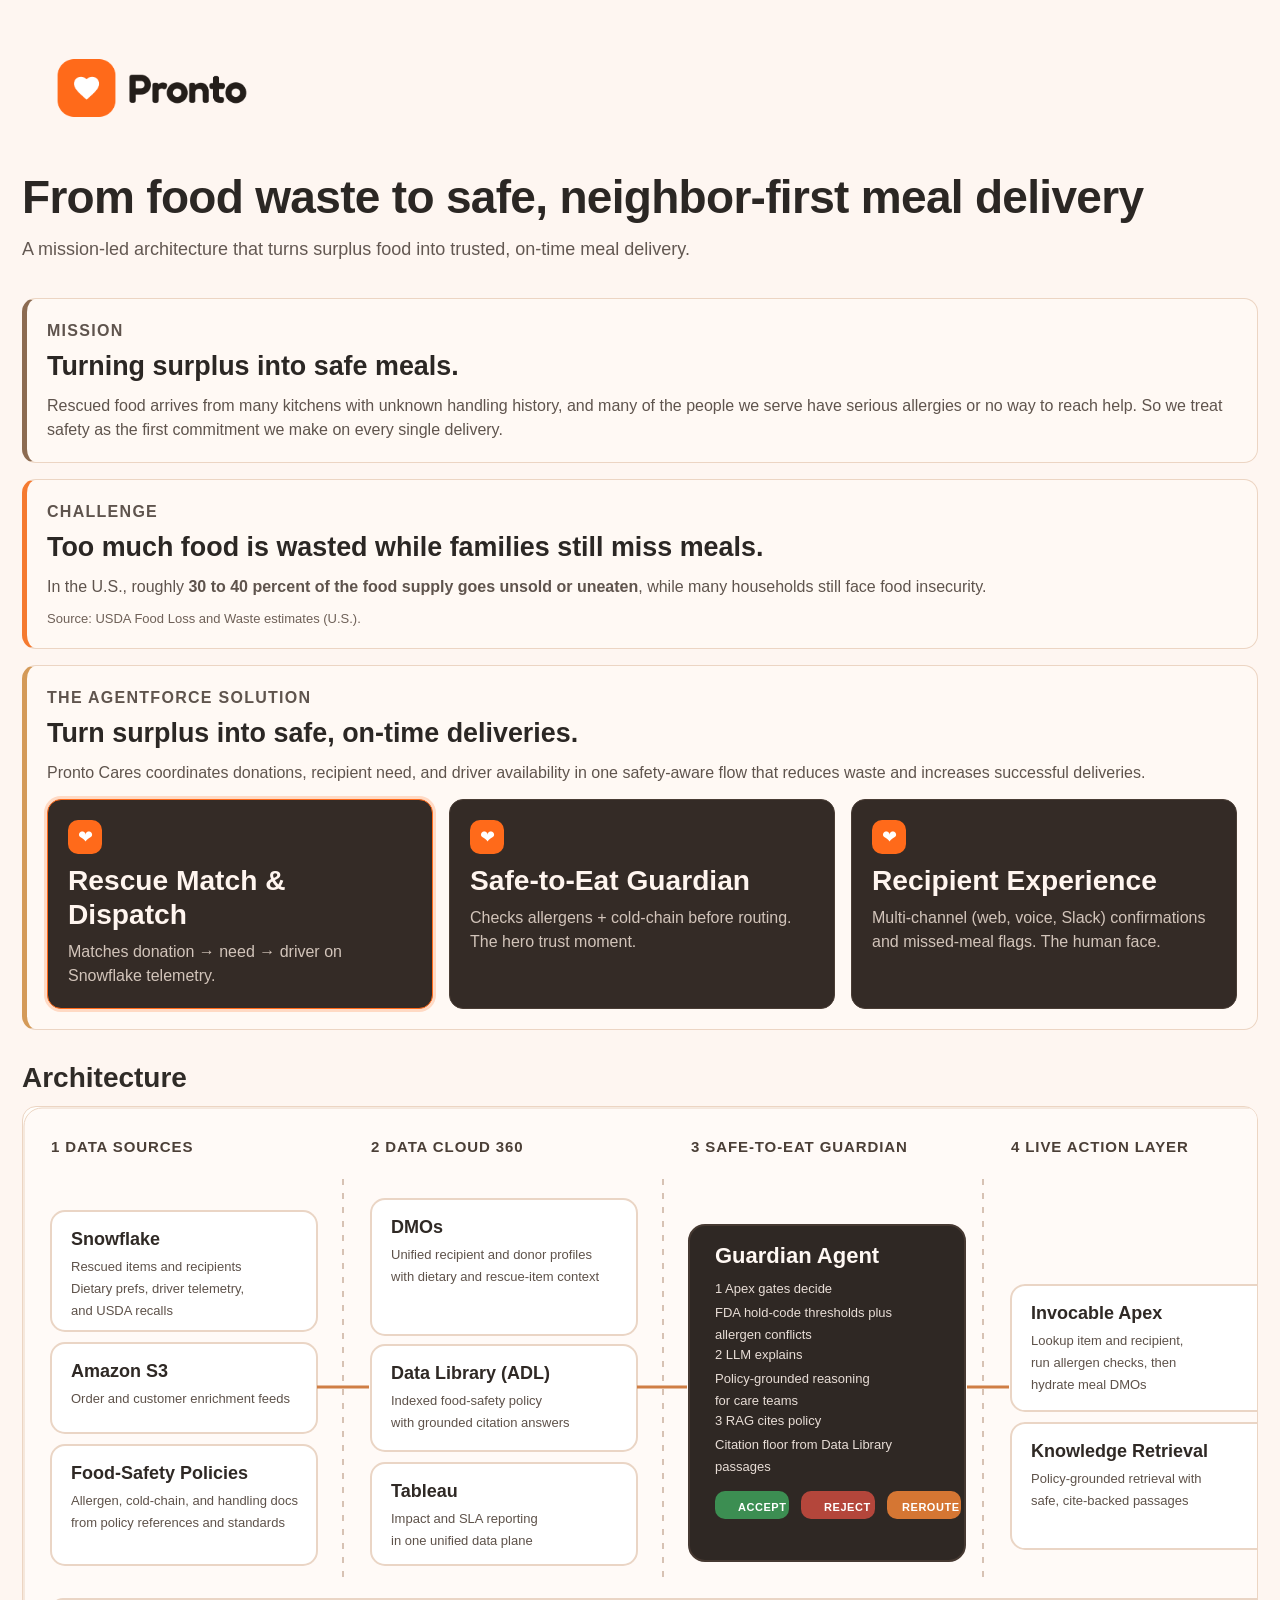
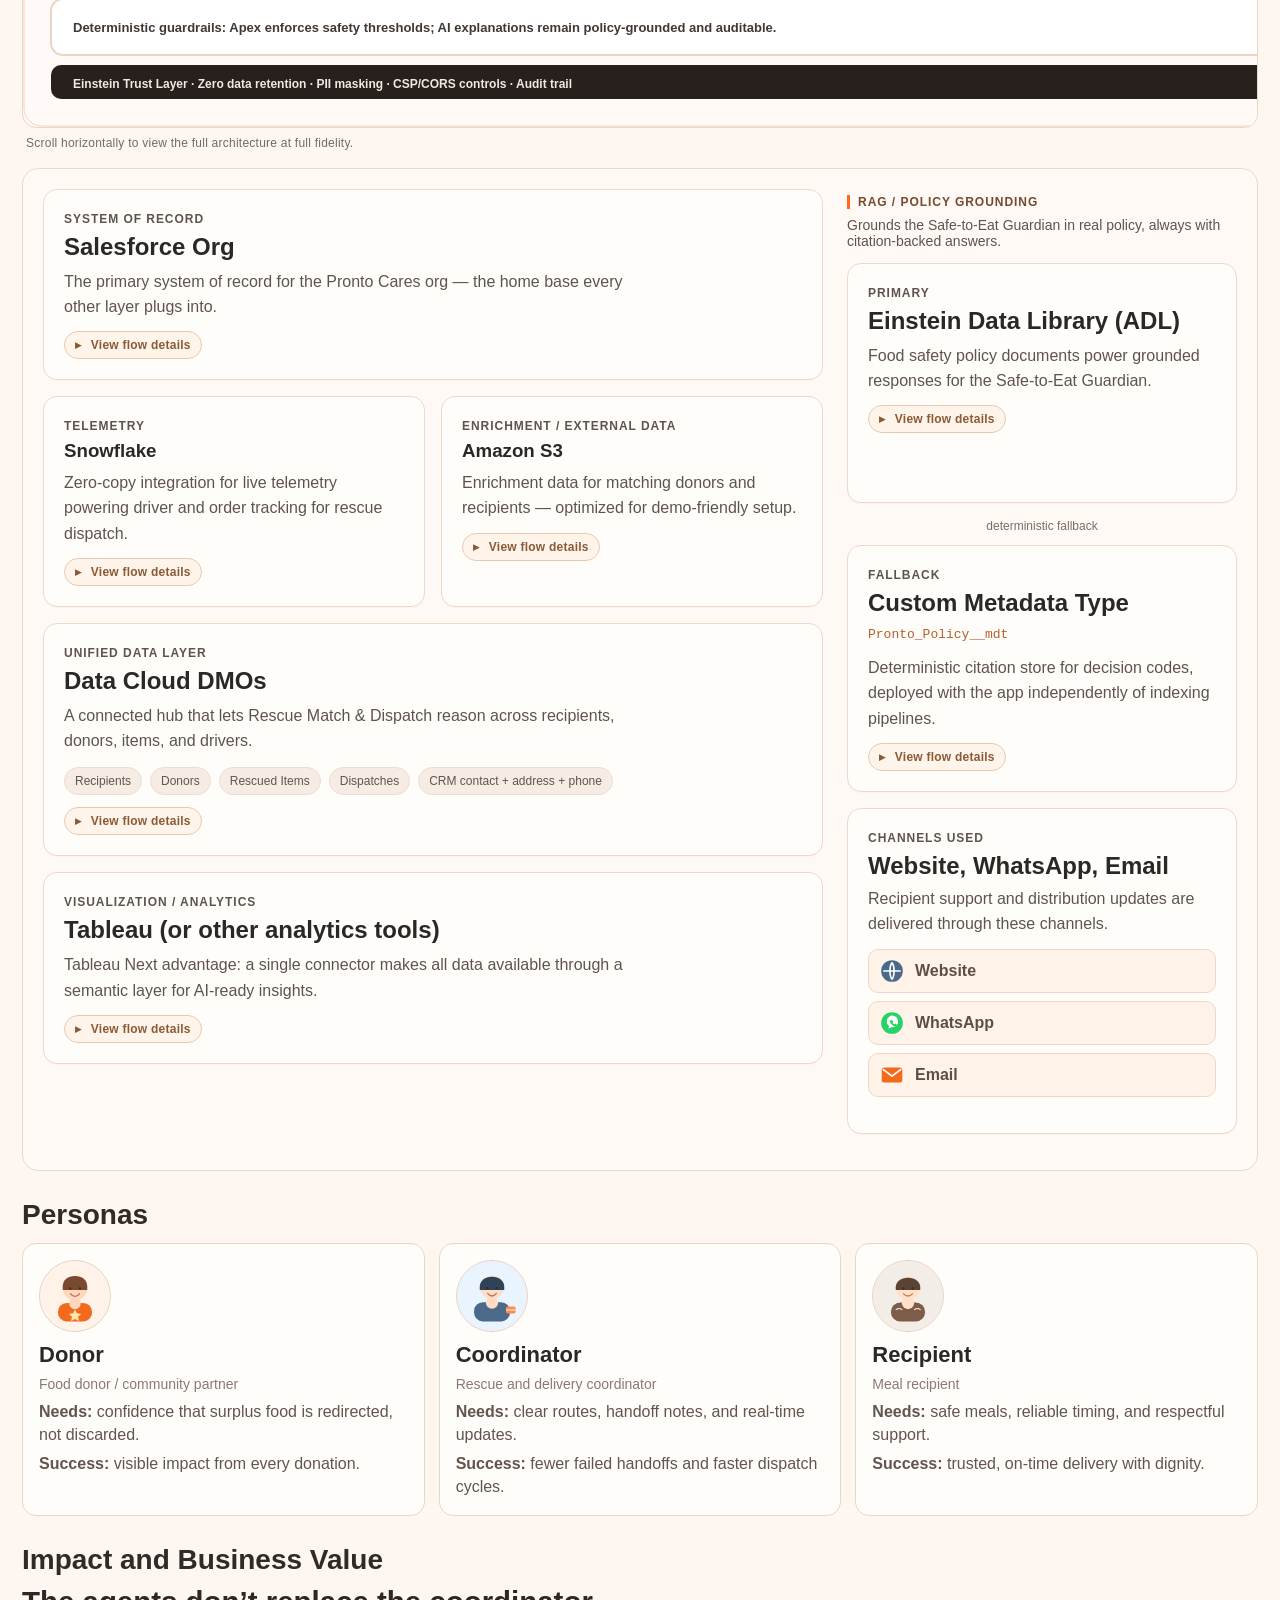
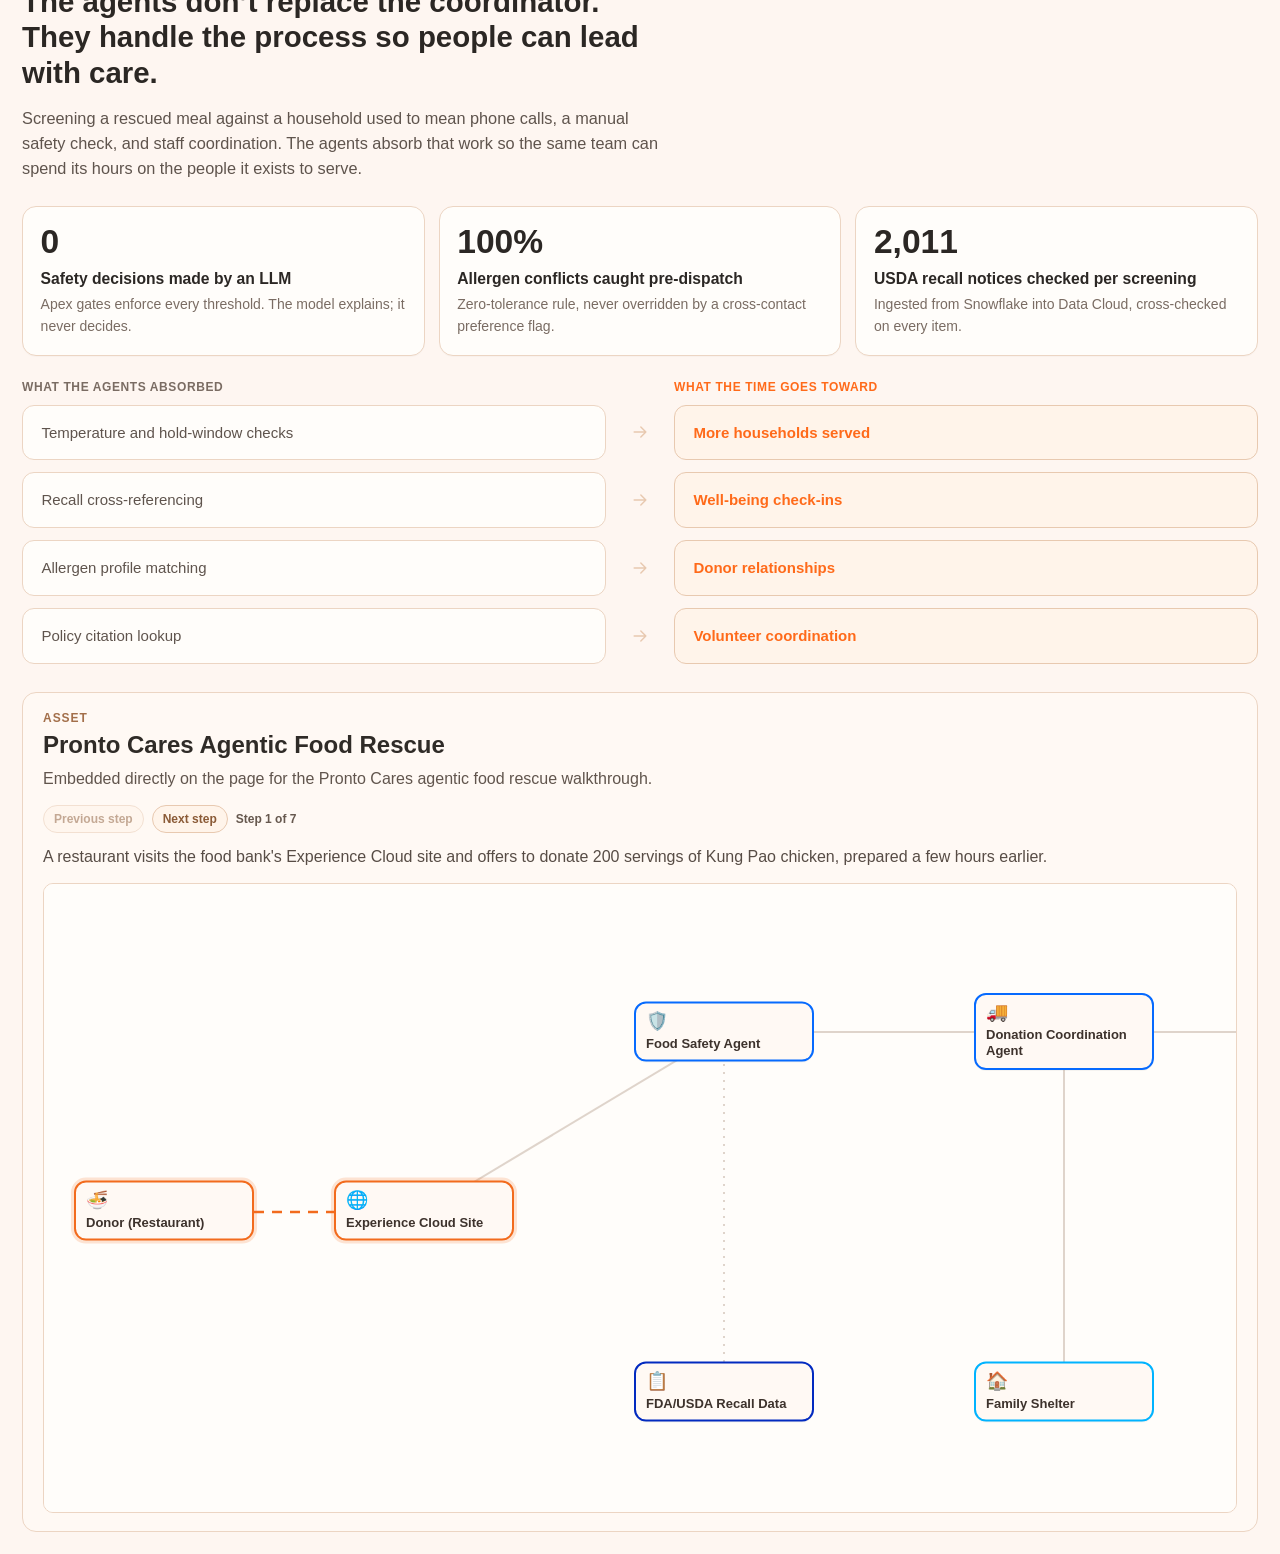
<file: index.html>
<!doctype html>
<html lang="en">
  <head>
    <meta charset="UTF-8" />
    <meta name="viewport" content="width=device-width, initial-scale=1.0" />
    <title>Pronto Cares Data Architecture</title>
    <link rel="icon" type="image/svg+xml" href="./assets/favicon-heart.svg" />
    <link rel="stylesheet" href="./styles.css" />
  </head>
  <body>
    <main class="page">
      <header class="hero">
        <img
          class="hero-logo"
          src="./extracted_images/pronto-logo-primary.png"
          alt="Pronto logo"
        />
        <div class="hero-message">
          <h1>From food waste to safe, neighbor-first meal delivery</h1>
          <p class="hero-subtitle">
            A mission-led architecture that turns surplus food into trusted, on-time meal delivery.
          </p>
        </div>
      </header>

      <section class="narrative-grid">
        <section class="narrative narrative-card mission-section">
          <p class="eyebrow">Mission</p>
          <h2>Turning surplus into safe meals.</h2>
          <p>
            Rescued food arrives from many kitchens with unknown handling history, and many of
            the people we serve have serious allergies or no way to reach help. So we treat
            safety as the first commitment we make on every single delivery.
          </p>
        </section>

        <section class="narrative narrative-card challenge-section">
          <p class="eyebrow">Challenge</p>
          <h2>Too much food is wasted while families still miss meals.</h2>
          <p>
            In the U.S., roughly <strong>30 to 40 percent of the food supply goes unsold or uneaten</strong>,
            while many households still face food insecurity.
          </p>
          <p class="source-note">Source: USDA Food Loss and Waste estimates (U.S.).</p>
        </section>

        <section class="narrative narrative-card solution-section">
          <p class="eyebrow">The Agentforce Solution</p>
          <h2>Turn surplus into safe, on-time deliveries.</h2>
          <p>
            Pronto Cares coordinates donations, recipient need, and driver availability in one
            safety-aware flow that reduces waste and increases successful deliveries.
          </p>
          <div class="agent-grid solution-agent-grid">
            <article class="agent-card clickable" data-id="rescueMatchDispatch">
              <div class="agent-chip" aria-hidden="true">❤</div>
              <h3>Rescue Match &amp; Dispatch</h3>
              <p>
                Matches donation → need → driver on Snowflake telemetry.
              </p>
            </article>

            <article class="agent-card clickable" data-id="safeToEatGuardian">
              <div class="agent-chip" aria-hidden="true">❤</div>
              <h3>Safe-to-Eat Guardian</h3>
              <p>
                Checks allergens + cold-chain before routing. The hero trust moment.
              </p>
            </article>

            <article class="agent-card clickable" data-id="wellBeingCheckIn">
              <div class="agent-chip" aria-hidden="true">❤</div>
              <h3>Recipient Experience</h3>
              <p>
                Multi-channel (web, voice, Slack) confirmations and missed-meal flags. The human face.
              </p>
            </article>
          </div>
        </section>

      </section>

      <h2 class="section-heading architecture-heading">Architecture</h2>
      <section class="architecture-diagram-shell" aria-labelledby="architecture-diagram-title">
        <h3 id="architecture-diagram-title" class="sr-only">Pronto Cares system architecture</h3>
        <div class="architecture-diagram-scroll">
          <svg
            class="architecture-diagram"
            viewBox="0 0 1600 620"
            role="img"
            aria-label="Five-stage Pronto Cares architecture: data sources, Data Cloud 360, Safe-to-Eat Guardian, live action layer, and surface plus people."
          >
            <rect x="1" y="1" width="1598" height="618" rx="18" class="arch-bg" />

            <text x="28" y="45" class="arch-stage">1 DATA SOURCES</text>
            <text x="348" y="45" class="arch-stage">2 DATA CLOUD 360</text>
            <text x="668" y="45" class="arch-stage">3 SAFE-TO-EAT GUARDIAN</text>
            <text x="988" y="45" class="arch-stage">4 LIVE ACTION LAYER</text>
            <text x="1308" y="45" class="arch-stage">5 SURFACE + PEOPLE</text>

            <line x1="320" y1="72" x2="320" y2="470" class="arch-divider" />
            <line x1="640" y1="72" x2="640" y2="470" class="arch-divider" />
            <line x1="960" y1="72" x2="960" y2="470" class="arch-divider" />
            <line x1="1280" y1="72" x2="1280" y2="470" class="arch-divider" />

            <rect x="28" y="104" width="266" height="120" rx="14" class="arch-card" />
            <text x="48" y="138" class="arch-card-title">Snowflake</text>
            <text x="48" y="164" class="arch-card-body">Rescued items and recipients</text>
            <text x="48" y="186" class="arch-card-body">Dietary prefs, driver telemetry,</text>
            <text x="48" y="208" class="arch-card-body">and USDA recalls</text>

            <rect x="28" y="236" width="266" height="90" rx="14" class="arch-card" />
            <text x="48" y="270" class="arch-card-title">Amazon S3</text>
            <text x="48" y="296" class="arch-card-body">Order and customer enrichment feeds</text>

            <rect x="28" y="338" width="266" height="120" rx="14" class="arch-card" />
            <text x="48" y="372" class="arch-card-title">Food-Safety Policies</text>
            <text x="48" y="398" class="arch-card-body">Allergen, cold-chain, and handling docs</text>
            <text x="48" y="420" class="arch-card-body">from policy references and standards</text>

            <rect x="348" y="92" width="266" height="136" rx="14" class="arch-card" />
            <text x="368" y="126" class="arch-card-title">DMOs</text>
            <text x="368" y="152" class="arch-card-body">Unified recipient and donor profiles</text>
            <text x="368" y="174" class="arch-card-body">with dietary and rescue-item context</text>

            <rect x="348" y="238" width="266" height="106" rx="14" class="arch-card" />
            <text x="368" y="272" class="arch-card-title">Data Library (ADL)</text>
            <text x="368" y="298" class="arch-card-body">Indexed food-safety policy</text>
            <text x="368" y="320" class="arch-card-body">with grounded citation answers</text>

            <rect x="348" y="356" width="266" height="102" rx="14" class="arch-card" />
            <text x="368" y="390" class="arch-card-title">Tableau</text>
            <text x="368" y="416" class="arch-card-body">Impact and SLA reporting</text>
            <text x="368" y="438" class="arch-card-body">in one unified data plane</text>

            <rect x="666" y="118" width="276" height="336" rx="16" class="arch-guardian" />
            <text x="692" y="156" class="arch-guardian-title">Guardian Agent</text>
            <text x="692" y="186" class="arch-guardian-body">1  Apex gates decide</text>
            <text x="692" y="210" class="arch-guardian-body">FDA hold-code thresholds plus</text>
            <text x="692" y="232" class="arch-guardian-body">allergen conflicts</text>
            <text x="692" y="252" class="arch-guardian-body">2  LLM explains</text>
            <text x="692" y="276" class="arch-guardian-body">Policy-grounded reasoning</text>
            <text x="692" y="298" class="arch-guardian-body">for care teams</text>
            <text x="692" y="318" class="arch-guardian-body">3  RAG cites policy</text>
            <text x="692" y="342" class="arch-guardian-body">Citation floor from Data Library</text>
            <text x="692" y="364" class="arch-guardian-body">passages</text>
            <rect x="692" y="384" width="74" height="28" rx="10" class="arch-btn-ok" />
            <text x="715" y="404" class="arch-btn-text">ACCEPT</text>
            <rect x="778" y="384" width="74" height="28" rx="10" class="arch-btn-warn" />
            <text x="801" y="404" class="arch-btn-text">REJECT</text>
            <rect x="864" y="384" width="74" height="28" rx="10" class="arch-btn-reroute" />
            <text x="879" y="404" class="arch-btn-text">REROUTE</text>

            <rect x="988" y="178" width="266" height="126" rx="14" class="arch-card" />
            <text x="1008" y="212" class="arch-card-title">Invocable Apex</text>
            <text x="1008" y="238" class="arch-card-body">Lookup item and recipient,</text>
            <text x="1008" y="260" class="arch-card-body">run allergen checks, then</text>
            <text x="1008" y="282" class="arch-card-body">hydrate meal DMOs</text>

            <rect x="988" y="316" width="266" height="126" rx="14" class="arch-card" />
            <text x="1008" y="350" class="arch-card-title">Knowledge Retrieval</text>
            <text x="1008" y="376" class="arch-card-body">Policy-grounded retrieval with</text>
            <text x="1008" y="398" class="arch-card-body">safe, cite-backed passages</text>

            <rect x="1308" y="186" width="266" height="114" rx="14" class="arch-card" />
            <text x="1328" y="220" class="arch-card-title">React Site + MIAW</text>
            <text x="1328" y="246" class="arch-card-body">Guest experience site with</text>
            <text x="1328" y="268" class="arch-card-body">embedded live chat and next actions</text>

            <rect x="1308" y="312" width="266" height="130" rx="14" class="arch-card" />
            <text x="1328" y="342" class="arch-card-title">Recipients</text>
            <text x="1328" y="364" class="arch-card-title">Donors · Volunteers</text>
            <text x="1328" y="390" class="arch-card-body">Safe, dietary-matched meals</text>
            <text x="1328" y="412" class="arch-card-body">delivered with dignity</text>

            <line x1="294" y1="280" x2="346" y2="280" class="arch-flow" />
            <line x1="614" y1="280" x2="664" y2="280" class="arch-flow" />
            <line x1="944" y1="280" x2="986" y2="280" class="arch-flow" />
            <line x1="1254" y1="280" x2="1306" y2="280" class="arch-flow" />

            <rect x="28" y="492" width="1546" height="56" rx="12" class="arch-band" />
            <text x="50" y="525" class="arch-band-text">Deterministic guardrails: Apex enforces safety thresholds; AI explanations remain policy-grounded and auditable.</text>

            <rect x="28" y="558" width="1546" height="34" rx="10" class="arch-foot" />
            <text x="50" y="581" class="arch-foot-text">Einstein Trust Layer · Zero data retention · PII masking · CSP/CORS controls · Audit trail</text>
          </svg>
        </div>
        <p class="architecture-diagram-note">Scroll horizontally to view the full architecture at full fidelity.</p>
      </section>
      <section class="architecture-canvas">
      <section class="layout">
        <section class="left-rail">
          <article class="card card-wide clickable architecture-card" data-id="salesforceOrg">
            <p class="label">System of Record</p>
            <h2>Salesforce Org</h2>
            <p>
              The primary system of record for the Pronto Cares org — the home
              base every other layer plugs into.
            </p>
            <button class="architecture-toggle" type="button" aria-expanded="false" aria-controls="flow-salesforceOrg">
              View flow details
            </button>
            <div class="flow-details" id="flow-salesforceOrg">
              <p><strong>Inputs:</strong> Agent interactions, service workflows, and CRM entities.</p>
              <p><strong>Transform:</strong> Operational context, routing rules, and case state are normalized.</p>
              <p><strong>Output:</strong> Structured records consumed by Data Cloud and downstream telemetry joins.</p>
            </div>
          </article>

          <div class="row">
            <article class="card clickable architecture-card" data-id="snowflake">
              <p class="label">Telemetry</p>
              <h3>Snowflake</h3>
              <p>
                Zero-copy integration for live telemetry powering driver and
                order tracking for rescue dispatch.
              </p>
              <button class="architecture-toggle" type="button" aria-expanded="false" aria-controls="flow-snowflake">
                View flow details
              </button>
              <div class="flow-details" id="flow-snowflake">
                <p><strong>Inputs:</strong> Driver pings, order lifecycle events, and dispatch timestamps.</p>
                <p><strong>Transform:</strong> Near real-time telemetry joins identify delay and exception patterns.</p>
                <p><strong>Output:</strong> Dispatch confidence signals used by Rescue Match &amp; Dispatch.</p>
              </div>
            </article>
            <article class="card clickable architecture-card" data-id="amazonS3">
              <p class="label">Enrichment / External Data</p>
              <h3>Amazon S3</h3>
              <p>
                Enrichment data for matching donors and recipients — optimized
                for demo-friendly setup.
              </p>
              <button class="architecture-toggle" type="button" aria-expanded="false" aria-controls="flow-amazonS3">
                View flow details
              </button>
              <div class="flow-details" id="flow-amazonS3">
                <p><strong>Inputs:</strong> Partner files, preferences, and recipient profile enrichments.</p>
                <p><strong>Transform:</strong> Batch validation and shape alignment for harmonization.</p>
                <p><strong>Output:</strong> Enriched records merged into Data Cloud DMOs for matching quality.</p>
              </div>
            </article>
          </div>

          <article class="card card-wide clickable architecture-card" data-id="dataCloudDmos">
            <p class="label">Unified Data Layer</p>
            <h2>Data Cloud DMOs</h2>
            <p>
              A connected hub that lets Rescue Match &amp; Dispatch reason across
              recipients, donors, items, and drivers.
            </p>
            <ul class="pill-row">
              <li>Recipients</li>
              <li>Donors</li>
              <li>Rescued Items</li>
              <li>Dispatches</li>
              <li>CRM contact + address + phone</li>
            </ul>
            <button class="architecture-toggle" type="button" aria-expanded="false" aria-controls="flow-dataCloudDmos">
              View flow details
            </button>
            <div class="flow-details" id="flow-dataCloudDmos">
              <p><strong>Inputs:</strong> CRM records, Snowflake telemetry, and S3 enrichment feeds.</p>
              <p><strong>Transform:</strong> Identity resolution and canonical DMO mapping across domains.</p>
              <p><strong>Output:</strong> A single reasoning graph consumed by agents and analytics.</p>
            </div>
          </article>

          <article class="card card-wide clickable architecture-card" data-id="tableau">
            <p class="label">Visualization / Analytics</p>
            <h2>Tableau (or other analytics tools)</h2>
            <p>
              Tableau Next advantage: a single connector makes all data
              available through a semantic layer for AI-ready insights.
            </p>
            <button class="architecture-toggle" type="button" aria-expanded="false" aria-controls="flow-tableau">
              View flow details
            </button>
            <div class="flow-details" id="flow-tableau">
              <p><strong>Inputs:</strong> Unified DMO tables and operational outcome metrics.</p>
              <p><strong>Transform:</strong> Semantic-layer modeling for role-specific dashboards.</p>
              <p><strong>Output:</strong> Explainable performance views for mission, safety, and delivery SLAs.</p>
            </div>
          </article>
        </section>

        <section class="right-rail">
          <div class="rail-title">RAG / Policy Grounding</div>
          <p class="rail-subtitle">
            Grounds the Safe-to-Eat Guardian in real policy, always with
            citation-backed answers.
          </p>

          <article class="card card-tall clickable architecture-card" data-id="adlPrimary">
            <p class="label">Primary</p>
            <h2>Einstein Data Library (ADL)</h2>
            <p>
              Food safety policy documents power grounded responses for the
              Safe-to-Eat Guardian.
            </p>
            <button class="architecture-toggle" type="button" aria-expanded="false" aria-controls="flow-adlPrimary">
              View flow details
            </button>
            <div class="flow-details" id="flow-adlPrimary">
              <p><strong>Inputs:</strong> Food-safety policies and grounded governance documents.</p>
              <p><strong>Transform:</strong> Retrieval + citation selection for policy-safe generation.</p>
              <p><strong>Output:</strong> Traceable answers for Safe-to-Eat Guardian decisions.</p>
            </div>
          </article>

          <div class="fallback-tag">deterministic fallback</div>

          <article class="card card-tall clickable architecture-card" data-id="customMetadata">
            <p class="label">Fallback</p>
            <h2>Custom Metadata Type</h2>
            <p class="mono">Pronto_Policy__mdt</p>
            <p>
              Deterministic citation store for decision codes, deployed with
              the app independently of indexing pipelines.
            </p>
            <button class="architecture-toggle" type="button" aria-expanded="false" aria-controls="flow-customMetadata">
              View flow details
            </button>
            <div class="flow-details" id="flow-customMetadata">
              <p><strong>Inputs:</strong> Curated policy snippets keyed by decision reason code.</p>
              <p><strong>Transform:</strong> Deterministic lookup when ADL retrieval is unavailable.</p>
              <p><strong>Output:</strong> Guaranteed citation fallback for resilient trust behavior.</p>
            </div>
          </article>

          <article class="card channels-card">
            <p class="label">Channels Used</p>
            <h2>Website, WhatsApp, Email</h2>
            <p>Recipient support and distribution updates are delivered through these channels.</p>
            <ul class="channel-list">
              <li class="channel-item">
                <span class="channel-logo" aria-hidden="true">
                  <svg viewBox="0 0 24 24" role="img">
                    <circle cx="12" cy="12" r="10" fill="#4b6a89"></circle>
                    <path d="M4.5 12h15M12 4.5c2.5 2.5 2.5 12.5 0 15M12 4.5c-2.5 2.5-2.5 12.5 0 15" stroke="#fff" stroke-width="1.5" fill="none" stroke-linecap="round"></path>
                  </svg>
                </span>
                <span>Website</span>
              </li>
              <li class="channel-item">
                <span class="channel-logo" aria-hidden="true">
                  <svg viewBox="0 0 24 24" role="img">
                    <circle cx="12" cy="12" r="10" fill="#25D366"></circle>
                    <path d="M8.6 17.4l.7-2.6a5.3 5.3 0 1 1 2.7 1l-3.4 1.6z" fill="#fff"></path>
                    <path d="M10.8 9.6c.2-.4.4-.4.6-.4h.4c.1 0 .3 0 .4.2l.8 1.3c.1.2.1.3 0 .5l-.3.4c-.1.1-.2.3-.1.4.2.4.6.8 1.1 1.1.2.1.3.1.4-.1l.4-.4c.1-.1.3-.2.5-.1l1.2.6c.2.1.3.3.2.5l-.5 1c-.1.2-.3.3-.5.3h-.5c-1.1 0-2.3-.8-3.2-1.6-.8-.8-1.6-1.9-1.6-3 0-.4 0-.6.1-.9z" fill="#25D366"></path>
                  </svg>
                </span>
                <span>WhatsApp</span>
              </li>
              <li class="channel-item">
                <span class="channel-logo" aria-hidden="true">
                  <svg viewBox="0 0 24 24" role="img">
                    <rect x="2.5" y="5" width="19" height="14" rx="2.5" fill="#f26b1d"></rect>
                    <path d="M4 7l8 6 8-6" stroke="#fff" stroke-width="1.6" fill="none" stroke-linecap="round" stroke-linejoin="round"></path>
                  </svg>
                </span>
                <span>Email</span>
              </li>
            </ul>
          </article>
        </section>
      </section>
      </section>

      <h2 class="section-heading">Personas</h2>
      <section class="personas">
        <article class="persona-card clickable" data-id="personaDonor">
          <img class="persona-avatar-image" src="./assets/avatar-donor.svg" alt="Donor persona avatar" />
          <h3>Donor</h3>
          <p class="persona-role">Food donor / community partner</p>
          <p>
            <strong>Needs:</strong> confidence that surplus food is redirected, not discarded.
          </p>
          <p>
            <strong>Success:</strong> visible impact from every donation.
          </p>
        </article>
        <article class="persona-card clickable" data-id="personaDriver">
          <img class="persona-avatar-image" src="./assets/avatar-driver.svg" alt="Coordinator persona avatar" />
          <h3>Coordinator</h3>
          <p class="persona-role">Rescue and delivery coordinator</p>
          <p>
            <strong>Needs:</strong> clear routes, handoff notes, and real-time updates.
          </p>
          <p>
            <strong>Success:</strong> fewer failed handoffs and faster dispatch cycles.
          </p>
        </article>
        <article class="persona-card clickable" data-id="personaRecipient">
          <img class="persona-avatar-image" src="./assets/avatar-recipient.svg" alt="Recipient persona avatar" />
          <h3>Recipient</h3>
          <p class="persona-role">Meal recipient</p>
          <p>
            <strong>Needs:</strong> safe meals, reliable timing, and respectful support.
          </p>
          <p>
            <strong>Success:</strong> trusted, on-time delivery with dignity.
          </p>
        </article>
      </section>

      <!-- ==========================================================================
           Pronto Cares — Impact & Business Value section
           Insert directly after the Personas section, before the closing/footer.
           Self-contained: styles are scoped under .pc-impact, no JS required.
           ========================================================================== -->

      <section class="pc-impact" id="impact" aria-labelledby="pc-impact-heading">
        <div class="pc-impact__inner">
          <h2 class="section-heading pc-impact-section-heading" id="pc-impact-heading">Impact and Business Value</h2>
          <h3 class="pc-impact__heading">
            The agents don&rsquo;t replace the coordinator. They handle the process so people can lead with care.
          </h3>
          <p class="pc-impact__lede">
            Screening a rescued meal against a household used to mean phone calls, a manual
            safety check, and staff coordination. The agents absorb that work so the same
            team can spend its hours on the people it exists to serve.
          </p>

          <!-- Verified claims — categorical, no baseline required -->
          <ul class="pc-impact__metrics" aria-label="Verified system behavior">
            <li class="pc-metric">
              <span class="pc-metric__value">0</span>
              <span class="pc-metric__label">Safety decisions made by an LLM</span>
              <span class="pc-metric__detail">
                Apex gates enforce every threshold. The model explains; it never decides.
              </span>
            </li>
            <li class="pc-metric">
              <span class="pc-metric__value">100%</span>
              <span class="pc-metric__label">Allergen conflicts caught pre-dispatch</span>
              <span class="pc-metric__detail">
                Zero-tolerance rule, never overridden by a cross-contact preference flag.
              </span>
            </li>
            <li class="pc-metric">
              <span class="pc-metric__value">2,011</span>
              <span class="pc-metric__label">USDA recall notices checked per screening</span>
              <span class="pc-metric__detail">
                Ingested from Snowflake into Data Cloud, cross-checked on every item.
              </span>
            </li>
          </ul>

          <!-- Reallocation grid — the 4B framing -->
          <div class="pc-realloc">
            <div class="pc-realloc__headers" aria-hidden="true">
              <p class="pc-realloc__colhead pc-realloc__colhead--from">What the agents absorbed</p>
              <p class="pc-realloc__colhead pc-realloc__colhead--to">What the time goes toward</p>
            </div>

            <ul class="pc-realloc__list">
              <li class="pc-realloc__row">
                <div class="pc-realloc__cell pc-realloc__cell--from">
                  <span class="pc-realloc__mobilelabel">Absorbed</span>
                  Temperature and hold-window checks
                </div>
                <div class="pc-realloc__arrow" aria-hidden="true">
                  <svg viewBox="0 0 24 24" width="20" height="20" fill="none"
                       stroke="currentColor" stroke-width="1.75"
                       stroke-linecap="round" stroke-linejoin="round">
                    <path d="M5 12h14M13 6l6 6-6 6"/>
                  </svg>
                </div>
                <div class="pc-realloc__cell pc-realloc__cell--to">
                  <span class="pc-realloc__mobilelabel">Returned to</span>
                  More households served
                </div>
              </li>

              <li class="pc-realloc__row">
                <div class="pc-realloc__cell pc-realloc__cell--from">
                  <span class="pc-realloc__mobilelabel">Absorbed</span>
                  Recall cross-referencing
                </div>
                <div class="pc-realloc__arrow" aria-hidden="true">
                  <svg viewBox="0 0 24 24" width="20" height="20" fill="none"
                       stroke="currentColor" stroke-width="1.75"
                       stroke-linecap="round" stroke-linejoin="round">
                    <path d="M5 12h14M13 6l6 6-6 6"/>
                  </svg>
                </div>
                <div class="pc-realloc__cell pc-realloc__cell--to">
                  <span class="pc-realloc__mobilelabel">Returned to</span>
                  Well-being check-ins
                </div>
              </li>

              <li class="pc-realloc__row">
                <div class="pc-realloc__cell pc-realloc__cell--from">
                  <span class="pc-realloc__mobilelabel">Absorbed</span>
                  Allergen profile matching
                </div>
                <div class="pc-realloc__arrow" aria-hidden="true">
                  <svg viewBox="0 0 24 24" width="20" height="20" fill="none"
                       stroke="currentColor" stroke-width="1.75"
                       stroke-linecap="round" stroke-linejoin="round">
                    <path d="M5 12h14M13 6l6 6-6 6"/>
                  </svg>
                </div>
                <div class="pc-realloc__cell pc-realloc__cell--to">
                  <span class="pc-realloc__mobilelabel">Returned to</span>
                  Donor relationships
                </div>
              </li>

              <li class="pc-realloc__row">
                <div class="pc-realloc__cell pc-realloc__cell--from">
                  <span class="pc-realloc__mobilelabel">Absorbed</span>
                  Policy citation lookup
                </div>
                <div class="pc-realloc__arrow" aria-hidden="true">
                  <svg viewBox="0 0 24 24" width="20" height="20" fill="none"
                       stroke="currentColor" stroke-width="1.75"
                       stroke-linecap="round" stroke-linejoin="round">
                    <path d="M5 12h14M13 6l6 6-6 6"/>
                  </svg>
                </div>
                <div class="pc-realloc__cell pc-realloc__cell--to">
                  <span class="pc-realloc__mobilelabel">Returned to</span>
                  Volunteer coordination
                </div>
              </li>
            </ul>
          </div>

        </div>
      </section>

      <section class="asset-section" aria-labelledby="asset-heading">
        <p class="eyebrow">Asset</p>
        <h2 class="asset-heading" id="asset-heading">Pronto Cares Agentic Food Rescue</h2>
        <p class="asset-subtitle">
          Embedded directly on the page for the Pronto Cares agentic food rescue walkthrough.
        </p>
        <div class="asset-flow" aria-live="polite">
          <div class="asset-flow-toolbar">
            <button class="asset-flow-btn" type="button" id="asset-flow-prev">Previous step</button>
            <button class="asset-flow-btn" type="button" id="asset-flow-next">Next step</button>
            <span class="asset-flow-step" id="asset-flow-step"></span>
          </div>
          <p class="asset-flow-narration" id="asset-flow-narration"></p>
          <div class="asset-flow-canvas" id="asset-flow-canvas"></div>
        </div>
        <script id="pronto-cares-agentic-food-rescue" type="application/json">
{
  "meta": {
    "title": "Pronto Cares — Agentic Food Rescue",
    "description": "A donated meal is safety-checked, routed to a shelter, and personalized to a family's allergy — then reallocated so nothing is wasted. Multiple agents coordinate in minutes what used to take phone calls and manual checks."
  },
  "nodes": [
    { "id": "donor", "label": "Donor (Restaurant)", "x": 80, "y": 420, "color": "#00B3FF", "icon": "🍜" },
    { "id": "site", "label": "Experience Cloud Site", "x": 340, "y": 420, "color": "#066AFE", "icon": "🌐" },
    { "id": "food_safety", "label": "Food Safety Agent", "x": 640, "y": 240, "color": "#066AFE", "icon": "🛡️" },
    { "id": "recall", "label": "FDA/USDA Recall Data", "x": 640, "y": 600, "color": "#022AC0", "icon": "📋" },
    { "id": "coord", "label": "Donation Coordination Agent", "x": 980, "y": 240, "color": "#066AFE", "icon": "🚚" },
    { "id": "shelter", "label": "Family Shelter", "x": 980, "y": 600, "color": "#00B3FF", "icon": "🏠" },
    { "id": "campaign", "label": "Campaign Agent", "x": 1320, "y": 240, "color": "#066AFE", "icon": "✉️" },
    { "id": "family", "label": "Recipient Family", "x": 1320, "y": 600, "color": "#00B3FF", "icon": "👨‍👩‍👧" },
    { "id": "whatsapp", "label": "WhatsApp Chat", "x": 1640, "y": 600, "color": "#00B3FF", "icon": "💬" },
    { "id": "nutrition", "label": "Nutrition & Eligibility Agent", "x": 1960, "y": 420, "color": "#066AFE", "icon": "🥗" },
    { "id": "knowledge", "label": "Food-Safety Knowledge (RAG)", "x": 1960, "y": 120, "color": "#022AC0", "icon": "📚" },
    { "id": "reroute", "label": "Safe Alternative Meal", "x": 2320, "y": 300, "color": "#FCC003", "icon": "🔄" },
    { "id": "other_home", "label": "Another Household", "x": 2320, "y": 600, "color": "#00B3FF", "icon": "🏡" }
  ],
  "edges": [
    { "id": "e1", "from": "donor", "to": "site", "label": "offers 200 servings", "style": "solid", "animated": true },
    { "id": "e2", "from": "site", "to": "food_safety", "label": "submits donation", "style": "solid", "animated": true },
    { "id": "e3", "from": "food_safety", "to": "recall", "label": "checks recalls", "style": "dotted", "animated": false },
    { "id": "e4", "from": "food_safety", "to": "coord", "label": "ACCEPT — safe", "style": "solid", "animated": true },
    { "id": "e5", "from": "coord", "to": "shelter", "label": "reserves + books pickup", "style": "solid", "animated": true },
    { "id": "e6", "from": "coord", "to": "campaign", "label": "notify recipient", "style": "solid", "animated": false },
    { "id": "e7", "from": "campaign", "to": "family", "label": "email + WhatsApp", "style": "solid", "animated": true },
    { "id": "e8", "from": "family", "to": "whatsapp", "label": "taps to chat", "style": "solid", "animated": true },
    { "id": "e9", "from": "whatsapp", "to": "nutrition", "label": "\"child has peanut allergy\"", "style": "solid", "animated": true },
    { "id": "e10", "from": "nutrition", "to": "knowledge", "label": "checks allergen policy", "style": "dotted", "animated": false },
    { "id": "e11", "from": "nutrition", "to": "reroute", "label": "REROUTE — swap meal", "style": "solid", "animated": true },
    { "id": "e12", "from": "reroute", "to": "family", "label": "safe meal confirmed", "style": "dashed", "animated": true },
    { "id": "e13", "from": "nutrition", "to": "other_home", "label": "Kung Pao reallocated", "style": "dashed", "animated": true }
  ],
  "steps": [
    {
      "id": "s1",
      "activeNodeIds": ["donor", "site"],
      "activeEdgeIds": ["e1"],
      "narration": "A restaurant visits the food bank's Experience Cloud site and offers to donate 200 servings of Kung Pao chicken, prepared a few hours earlier."
    },
    {
      "id": "s2",
      "activeNodeIds": ["site", "food_safety", "recall"],
      "activeEdgeIds": ["e2", "e3"],
      "narration": "The Food Safety Agent automatically reviews the donation — checking food-safety guidelines, expiration windows, and 2,000+ live FDA/USDA recall notices. The decision is deterministic; no hallucinated safety calls."
    },
    {
      "id": "s3",
      "activeNodeIds": ["food_safety", "coord", "shelter"],
      "activeEdgeIds": ["e4", "e5"],
      "narration": "It determines the food is safe and confirms the donation in real time. The Donation Coordination Agent finds a nearby family shelter with an immediate need, reserves the donation, and coordinates pickup logistics."
    },
    {
      "id": "s4",
      "activeNodeIds": ["coord", "campaign", "family"],
      "activeEdgeIds": ["e6", "e7"],
      "narration": "The Campaign Agent sends the recipient family a personalized email and a WhatsApp message — with click-to-chat — letting them know a fresh meal will be available that evening, with pickup details."
    },
    {
      "id": "s5",
      "activeNodeIds": ["family", "whatsapp", "nutrition"],
      "activeEdgeIds": ["e8", "e9"],
      "narration": "The parent taps the WhatsApp message to chat with the AI assistant and mentions that their child was recently diagnosed with a peanut allergy."
    },
    {
      "id": "s6",
      "activeNodeIds": ["nutrition", "knowledge", "reroute"],
      "activeEdgeIds": ["e10", "e11"],
      "narration": "The Nutrition & Eligibility Agent reviews the meal ingredients, recognizes Kung Pao contains peanuts, and — citing the zero-tolerance allergen policy from the knowledge base — determines it is not safe. It finds a safe alternative meal at the same location and updates the reservation automatically."
    },
    {
      "id": "s7",
      "activeNodeIds": ["reroute", "family", "other_home", "nutrition"],
      "activeEdgeIds": ["e12", "e13"],
      "narration": "The family gets an instant confirmation of the new, safe meal — while the original Kung Pao is reallocated to another household without dietary restrictions. No food is wasted; every family receives a safe meal."
    }
  ],
  "glossary": [
    {
      "term": "Deterministic gates",
      "definition": "Apex rules that decide ACCEPT / REJECT / REROUTE against FDA Food Code thresholds — the safety call is code, not the LLM, so it can't be hallucinated."
    },
    {
      "term": "RAG",
      "definition": "Retrieval-Augmented Generation — the agent's explanation and policy citation are pulled live from the food-safety knowledge library, not invented."
    },
    {
      "term": "MIAW",
      "definition": "Messaging for In-App and Web — the embedded chat channel that puts the same agent on the website and WhatsApp."
    },
    {
      "term": "Zero-tolerance allergen rule",
      "definition": "A hard-allergen match is never overridden by a recipient's cross-contact preference; the item must be rerouted."
    }
  ],
  "callout": {
    "enabled": true,
    "text": "Multiple phone calls, manual safety checks, and staff coordination → handled by AI agents in minutes. Safer food, less waste, personalized service, more families served with the same staff."
  }
}
        </script>
      </section>
    </main>

    <script src="./app.js"></script>
  </body>
</html>
</file>
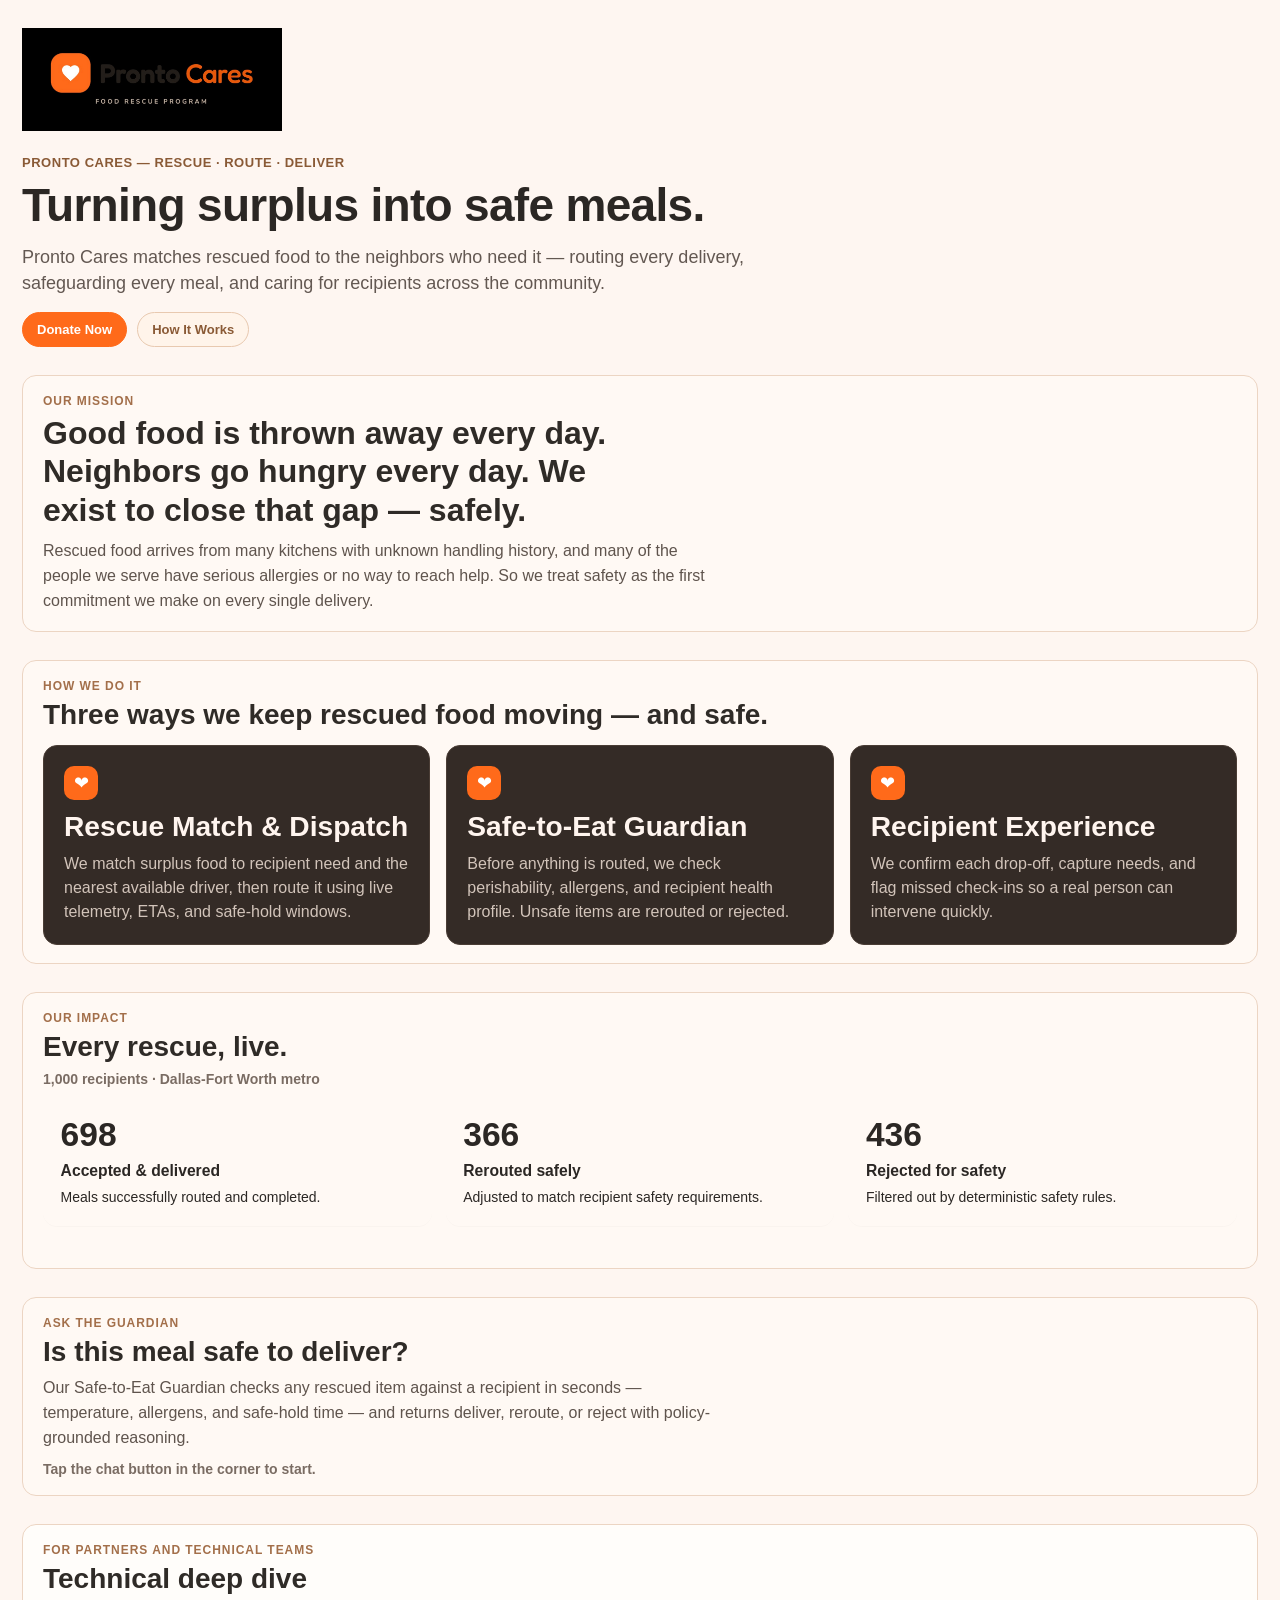
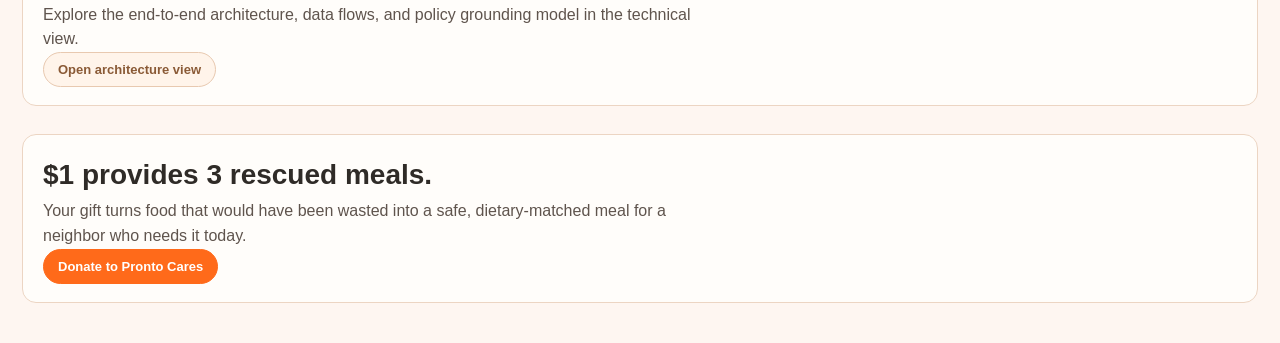
<file: v2.html>
<!doctype html>
<html lang="en">
  <head>
    <meta charset="UTF-8" />
    <meta name="viewport" content="width=device-width, initial-scale=1.0" />
    <title>Pronto Cares — V2</title>
    <link rel="icon" type="image/svg+xml" href="./assets/favicon-heart.svg" />
    <link rel="stylesheet" href="./styles.css" />
  </head>
  <body>
    <main class="page v2-page">
      <header class="hero v2-hero" id="home">
        <img class="hero-logo" src="./assets/pronto-cares-lockup.png" alt="Pronto logo" />
        <p class="v2-kicker">Pronto Cares — Rescue · Route · Deliver</p>
        <h1>Turning surplus into safe meals.</h1>
        <p class="hero-subtitle">
          Pronto Cares matches rescued food to the neighbors who need it — routing every delivery,
          safeguarding every meal, and caring for recipients across the community.
        </p>
        <div class="v2-cta-row">
          <a class="v2-btn v2-btn-primary" href="#donate">Donate Now</a>
          <a class="v2-btn v2-btn-secondary" href="#how-it-works">How It Works</a>
        </div>
      </header>

      <section class="v2-block" id="mission">
        <p class="eyebrow">Our Mission</p>
        <h2 class="v2-section-title">
          Good food is thrown away every day. Neighbors go hungry every day. We exist to close that
          gap — safely.
        </h2>
        <p class="v2-section-body">
          Rescued food arrives from many kitchens with unknown handling history, and many of the
          people we serve have serious allergies or no way to reach help. So we treat safety as the
          first commitment we make on every single delivery.
        </p>
      </section>

      <section class="v2-block" id="how-it-works">
        <p class="eyebrow">How We Do It</p>
        <h2 class="section-heading v2-heading-tight">Three ways we keep rescued food moving — and safe.</h2>
        <section class="agent-grid">
          <article class="agent-card">
            <div class="agent-chip" aria-hidden="true">❤</div>
            <h3>Rescue Match &amp; Dispatch</h3>
            <p>
              We match surplus food to recipient need and the nearest available driver, then route
              it using live telemetry, ETAs, and safe-hold windows.
            </p>
          </article>
          <article class="agent-card">
            <div class="agent-chip" aria-hidden="true">❤</div>
            <h3>Safe-to-Eat Guardian</h3>
            <p>
              Before anything is routed, we check perishability, allergens, and recipient health
              profile. Unsafe items are rerouted or rejected.
            </p>
          </article>
          <article class="agent-card">
            <div class="agent-chip" aria-hidden="true">❤</div>
            <h3>Recipient Experience</h3>
            <p>
              We confirm each drop-off, capture needs, and flag missed check-ins so a real person
              can intervene quickly.
            </p>
          </article>
        </section>
      </section>

      <section class="v2-block" id="impact">
        <p class="eyebrow">Our Impact</p>
        <h2 class="section-heading v2-heading-tight">Every rescue, live.</h2>
        <p class="v2-inline-meta">1,000 recipients · Dallas-Fort Worth metro</p>
        <ul class="pc-impact__metrics" aria-label="Impact metrics">
          <li class="pc-metric">
            <span class="pc-metric__value">698</span>
            <span class="pc-metric__label">Accepted &amp; delivered</span>
            <span class="pc-metric__detail">Meals successfully routed and completed.</span>
          </li>
          <li class="pc-metric">
            <span class="pc-metric__value">366</span>
            <span class="pc-metric__label">Rerouted safely</span>
            <span class="pc-metric__detail">Adjusted to match recipient safety requirements.</span>
          </li>
          <li class="pc-metric">
            <span class="pc-metric__value">436</span>
            <span class="pc-metric__label">Rejected for safety</span>
            <span class="pc-metric__detail">Filtered out by deterministic safety rules.</span>
          </li>
        </ul>
      </section>

      <section class="v2-block v2-trust">
        <p class="eyebrow">Ask the Guardian</p>
        <h2 class="section-heading v2-heading-tight">Is this meal safe to deliver?</h2>
        <p class="v2-section-body">
          Our Safe-to-Eat Guardian checks any rescued item against a recipient in seconds —
          temperature, allergens, and safe-hold time — and returns deliver, reroute, or reject with
          policy-grounded reasoning.
        </p>
        <p class="v2-trust-note">Tap the chat button in the corner to start.</p>
      </section>

      <section class="v2-block v2-tech" id="technical">
        <p class="eyebrow">For Partners and Technical Teams</p>
        <h2 class="section-heading v2-heading-tight">Technical deep dive</h2>
        <p class="v2-section-body">
          Explore the end-to-end architecture, data flows, and policy grounding model in the
          technical view.
        </p>
        <a class="v2-btn v2-btn-secondary" href="./index.html#architecture">Open architecture view</a>
      </section>

      <section class="v2-block v2-donate" id="donate">
        <h2 class="section-heading v2-heading-tight">$1 provides 3 rescued meals.</h2>
        <p class="v2-section-body">
          Your gift turns food that would have been wasted into a safe, dietary-matched meal for a
          neighbor who needs it today.
        </p>
        <a class="v2-btn v2-btn-primary" href="#home">Donate to Pronto Cares</a>
      </section>
    </main>
  </body>
</html>
</file>
<file: styles.css>
:root {
  --bg: #fef6f1;
  --card: #fffdfa;
  --text: #2b2724;
  --muted: #5f544d;
  --accent: #ff6a1a;
  --accent-soft: #ffe0cc;
  --border: #efd8c8;
  --section-gap: 28px;
}

* {
  box-sizing: border-box;
}

body {
  margin: 0;
  font-family: "Avenir Next", "Nunito", "Segoe UI", sans-serif;
  background: var(--bg);
  color: var(--text);
}

.page {
  max-width: 1280px;
  margin: 0 auto;
  padding: 28px 22px 22px;
}

.hero {
  display: block;
  margin-bottom: 36px;
}

.hero-logo {
  display: block;
  width: min(260px, 48vw);
  height: auto;
  margin: 0 0 24px;
}

.hero-message {
  max-width: none;
}

.section-heading {
  margin: var(--section-gap) 0 12px;
  font-size: 28px;
  color: #2f2b27;
}

.hero-subtitle {
  margin: 12px 0 0;
  font-size: 18px;
  line-height: 1.45;
  color: #635852;
  max-width: 760px;
}

.narrative-grid {
  display: grid;
  grid-template-columns: 1fr;
  gap: 16px;
  margin-top: 20px;
}

.narrative {
  background: #fff9f4;
  border: 1px solid #ecd5c3;
  border-radius: 14px;
  padding: 20px;
}

.narrative h2 {
  margin: 6px 0 10px;
  font-size: clamp(1.45rem, 2.1vw, 1.9rem);
  line-height: 1.3;
  max-width: none;
}

.narrative p {
  margin: 0;
  color: #5f544d;
  line-height: 1.5;
  font-size: 16px;
}

.narrative-card {
  margin-bottom: 0;
}

.challenge-section {
  border-left: 5px solid #f57a30;
}

.solution-section {
  border-left: 5px solid #d49a58;
}

.solution-agent-grid {
  margin-top: 14px;
  grid-template-columns: repeat(3, 1fr);
  gap: 16px;
}

.mission-section {
  border-left: 5px solid #8c6b51;
}

.source-note {
  margin-top: 10px !important;
  font-size: 13px !important;
  color: #6f6158 !important;
}

.architecture-heading {
  margin-top: 32px;
}

.sr-only {
  position: absolute;
  width: 1px;
  height: 1px;
  padding: 0;
  margin: -1px;
  overflow: hidden;
  clip: rect(0, 0, 0, 0);
  white-space: nowrap;
  border: 0;
}

.architecture-diagram-shell {
  margin: 8px 0 18px;
}

.architecture-diagram-scroll {
  width: 100%;
  overflow-x: auto;
  overflow-y: hidden;
  -webkit-overflow-scrolling: touch;
  border: 1px solid #ecd5c3;
  border-radius: 14px;
  background: linear-gradient(180deg, #fffdfa 0%, #fff8f2 100%);
  box-shadow: inset 0 1px 0 rgba(255, 255, 255, 0.7);
}

.architecture-diagram {
  display: block;
  width: auto;
  min-width: 1600px;
  height: auto;
}

.arch-bg {
  fill: #fffaf7;
  stroke: #ecd5c3;
}

.arch-stage {
  fill: #4b3f37;
  font-size: 15px;
  font-weight: 800;
  letter-spacing: 0.06em;
}

.arch-divider {
  stroke: #d7c2b4;
  stroke-width: 2;
  stroke-dasharray: 6 8;
}

.arch-card {
  fill: #fff;
  stroke: #ead5c5;
  stroke-width: 2;
}

.arch-card-title {
  fill: #2f2925;
  font-size: 18px;
  font-weight: 700;
}

.arch-card-body {
  fill: #5e524a;
  font-size: 13px;
}

.arch-guardian {
  fill: #2f2824;
  stroke: #463932;
  stroke-width: 2;
}

.arch-guardian-title {
  fill: #fff8f3;
  font-size: 22px;
  font-weight: 700;
}

.arch-guardian-body {
  fill: #e8ddd6;
  font-size: 13px;
}

.arch-btn-ok {
  fill: #3c8e52;
}

.arch-btn-warn {
  fill: #b4463b;
}

.arch-btn-reroute {
  fill: #d57633;
}

.arch-btn-text {
  fill: #fff;
  font-size: 11px;
  font-weight: 700;
  letter-spacing: 0.05em;
}

.arch-flow {
  stroke: #cf7e45;
  stroke-width: 3;
}

.arch-band {
  fill: #fff;
  stroke: #ead5c5;
  stroke-width: 2;
}

.arch-band-text {
  fill: #403833;
  font-size: 13px;
  font-weight: 600;
}

.arch-foot {
  fill: #27201c;
}

.arch-foot-text {
  fill: #f2e8e1;
  font-size: 12px;
  font-weight: 600;
}

.architecture-diagram-note {
  margin: 8px 4px 0;
  color: #786a61;
  font-size: 12px;
  letter-spacing: 0.02em;
}

.architecture-canvas {
  position: relative;
  background: #fff9f5;
  border: 1px solid #edd7c7;
  border-radius: 16px;
  padding: 20px;
}

.embedded-agents {
  background: #2a221d;
  border: 1px solid #3a302a;
  border-radius: 18px;
  padding: 28px 24px 24px;
  margin-bottom: 22px;
}

.eyebrow-dark {
  color: #d2c2b6;
}

.embedded-title {
  margin: 2px 0 10px;
  color: #fff7f2;
  font-size: 54px;
  line-height: 1.08;
  letter-spacing: -0.02em;
}

.embedded-subtitle {
  margin: 0 0 20px;
  max-width: 1100px;
  color: #d6cbc3;
  font-size: 18px;
  line-height: 1.45;
}

.agent-grid {
  display: grid;
  grid-template-columns: repeat(3, 1fr);
  gap: 16px;
}

.agent-card {
  background: #342b26;
  border: 1.5px solid #4a3d35;
  border-radius: 14px;
  padding: 20px;
}

.agent-chip {
  width: 34px;
  height: 34px;
  border-radius: 10px;
  display: inline-flex;
  align-items: center;
  justify-content: center;
  background: var(--accent);
  color: #fff;
  font-size: 18px;
  margin-bottom: 10px;
}

.agent-card h3 {
  margin: 0 0 8px;
  color: #fff5ef;
  font-size: clamp(1.4rem, 2.2vw, 1.8rem);
  line-height: 1.2;
}

.agent-card p {
  margin: 0;
  color: #d2c4ba;
  font-size: 16px;
  line-height: 1.5;
}

.eyebrow {
  margin: 0;
  text-transform: uppercase;
  letter-spacing: 0.08em;
  font-size: 12px;
  font-weight: 600;
  color: #a36f4a;
}

h1 {
  margin: 0;
  grid-column: 1 / span 1;
  font-size: 46px;
  line-height: 1.12;
  letter-spacing: -0.015em;
}

.review-badge {
  border: 1px solid var(--border);
  background: white;
  border-radius: 999px;
  padding: 10px 14px;
  font-size: 13px;
  color: #61524a;
  display: inline-flex;
  align-items: center;
  gap: 8px;
}

.dot {
  width: 12px;
  height: 12px;
  border-radius: 3px;
  background: var(--accent);
}

.layout {
  display: grid;
  grid-template-columns: 2fr 1fr;
  gap: 24px;
}

.row {
  display: grid;
  grid-template-columns: 1fr 1fr;
  gap: 16px;
}

.card {
  background: var(--card);
  border: 1.5px solid var(--border);
  border-radius: 14px;
  padding: 20px;
  margin-bottom: 16px;
  box-shadow: 0 1px 0 rgba(0, 0, 0, 0.02);
}

.card h2,
.card h3 {
  margin: 4px 0 8px;
}

.card p {
  margin: 0;
  color: var(--muted);
  line-height: 1.58;
  max-width: 66ch;
}

.label {
  text-transform: uppercase;
  letter-spacing: 0.08em;
  color: #744a30;
  font-size: 12px;
  font-weight: 700;
}

.card-wide {
  min-height: 138px;
}

.card-tall {
  min-height: 240px;
}

.rail-title {
  font-size: 12px;
  font-weight: 700;
  letter-spacing: 0.08em;
  text-transform: uppercase;
  color: #744a30;
  margin-top: 6px;
  border-left: 3px solid var(--accent);
  padding-left: 8px;
}

.rail-subtitle {
  margin: 8px 0 14px;
  color: var(--muted);
  font-size: 14px;
}

.pill-row {
  list-style: none;
  padding: 0;
  margin: 14px 0 0;
  display: flex;
  flex-wrap: wrap;
  gap: 8px;
}

.pill-row li {
  font-size: 12px;
  background: #f7ece4;
  border: 1px solid #ebddd2;
  color: #5f5650;
  border-radius: 999px;
  padding: 6px 10px;
}

.fallback-tag {
  text-align: center;
  margin: 0 0 12px;
  color: #7a6c63;
  font-size: 12px;
}

.mono {
  font-family: ui-monospace, SFMono-Regular, Menlo, Monaco, Consolas, monospace;
  color: #b45f2e !important;
  font-size: 13px;
  margin-bottom: 10px !important;
}

.clickable {
  cursor: pointer;
  transition: all 140ms ease;
}

.clickable:hover {
  transform: translateY(-1px);
  border-color: #ebb182;
}

.clickable:focus-visible,
.architecture-toggle:focus-visible,
.asset-flow-btn:focus-visible,
.v2-btn:focus-visible {
  outline: 3px solid var(--accent);
  outline-offset: 2px;
  box-shadow: 0 0 0 4px rgba(255, 106, 26, 0.18);
}

.clickable.active {
  border-color: var(--accent);
  box-shadow: 0 0 0 3px var(--accent-soft);
}

.architecture-card {
  position: relative;
}

.architecture-toggle {
  margin-top: 12px;
  border: 1px solid #e8c9b0;
  border-radius: 999px;
  background: #fff4ea;
  color: #8a5a36;
  font-size: 12px;
  font-weight: 700;
  letter-spacing: 0.02em;
  padding: 6px 10px;
  cursor: pointer;
}

.architecture-toggle::before {
  content: "▸";
  margin-right: 6px;
}

.architecture-card.expanded .architecture-toggle::before {
  content: "▾";
}

.flow-details {
  max-height: 0;
  overflow: hidden;
  opacity: 0;
  margin-top: 0;
  transition: max-height 240ms ease, opacity 180ms ease, margin-top 180ms ease;
}

.architecture-card.expanded .flow-details {
  max-height: 220px;
  opacity: 1;
  margin-top: 10px;
}

.flow-details p {
  margin: 0 0 6px;
  font-size: 14px;
  line-height: 1.5;
}

.flow-details p:last-child {
  margin-bottom: 0;
}

.channels-card h2 {
  margin-bottom: 6px;
}

.channel-list {
  list-style: none;
  padding: 0;
  margin-top: 12px;
  display: grid;
  gap: 8px;
}

.channel-item {
  display: flex;
  align-items: center;
  gap: 10px;
  background: #fff3e9;
  border: 1px solid #efd7c4;
  border-radius: 10px;
  padding: 8px 10px;
  font-weight: 700;
  color: #5f4e43;
}

.channel-logo {
  width: 26px;
  height: 26px;
  display: inline-flex;
  flex: 0 0 26px;
}

.channel-logo svg {
  width: 100%;
  height: 100%;
}

.agent-card.clickable:hover {
  border-color: #ff995e;
}

.agent-card.clickable.active {
  border-color: var(--accent);
  box-shadow: 0 0 0 3px rgba(255, 106, 26, 0.22);
}

.personas {
  display: grid;
  grid-template-columns: repeat(3, 1fr);
  gap: 14px;
  margin-top: 12px;
  margin-bottom: var(--section-gap);
}

.persona-card {
  background: #fffdfa;
  border: 1.5px solid #ecd5c3;
  border-radius: 14px;
  padding: 16px;
}

.persona-card h3 {
  margin: 10px 0 6px;
  font-size: 22px;
}

.persona-card p {
  margin: 0;
  color: #61554d;
  line-height: 1.45;
}

.persona-card p + p {
  margin-top: 6px;
}

.persona-role {
  color: #8a7a70 !important;
  font-size: 14px;
}

.persona-avatar {
  width: 56px;
  height: 56px;
  border-radius: 999px;
  display: inline-flex;
  align-items: center;
  justify-content: center;
  font-weight: 800;
  color: #fff;
  font-size: 24px;
}

.persona-avatar.donor {
  background: linear-gradient(140deg, #ff8d4a, #f26b1d);
}

.persona-avatar.driver {
  background: linear-gradient(140deg, #4b6a89, #2f4358);
}

.persona-avatar.recipient {
  background: linear-gradient(140deg, #7d5d4a, #5a4234);
}

.persona-avatar-image {
  width: 72px;
  height: 72px;
  border-radius: 999px;
  display: block;
  border: 1px solid #e6d0c0;
  background: #fff7f1;
}

.asset-section {
  margin-top: var(--section-gap);
  background: #fff9f4;
  border: 1.5px solid #ecd5c3;
  border-radius: 14px;
  padding: 18px 20px;
}

.asset-heading {
  margin: 6px 0 8px;
  font-size: 24px;
  line-height: 1.2;
  color: #2f2b27;
}

.asset-subtitle {
  margin: 0;
  color: #61554d;
  line-height: 1.45;
  max-width: 700px;
}

.asset-flow {
  margin-top: 14px;
}

.asset-flow-toolbar {
  display: flex;
  align-items: center;
  gap: 8px;
  flex-wrap: wrap;
}

.asset-flow-btn {
  border: 1px solid #e8c9b0;
  border-radius: 999px;
  background: #fff4ea;
  color: #8a5a36;
  font-size: 12px;
  font-weight: 700;
  padding: 6px 10px;
  cursor: pointer;
}

.asset-flow-btn:disabled {
  opacity: 0.5;
  cursor: not-allowed;
}

.asset-flow-step {
  color: #66584e;
  font-size: 12px;
  font-weight: 700;
}

.asset-flow-narration {
  margin: 12px 0 14px;
  color: #574c45;
  line-height: 1.5;
}

.asset-flow-canvas {
  border: 1px solid #ecd5c3;
  border-radius: 10px;
  background: #fffdfa;
  overflow: auto;
  max-height: 70vh;
}

.asset-flow-layer {
  position: relative;
}

.asset-flow-edges {
  position: absolute;
  inset: 0;
  width: 100%;
  height: 100%;
}

.asset-edge {
  stroke: #c6b4a6;
  stroke-width: 2;
  opacity: 0.55;
}

.asset-edge-solid {
  stroke-dasharray: none;
}

.asset-edge-dashed {
  stroke-dasharray: 8 5;
}

.asset-edge-dotted {
  stroke-dasharray: 2 6;
}

.asset-edge.active {
  stroke: #f26b1d;
  opacity: 1;
  stroke-width: 2.6;
}

.asset-edge.is-animated {
  stroke-dasharray: 10 8;
  animation: edge-dash 1.4s linear infinite;
}

.asset-flow-nodes {
  position: absolute;
  inset: 0;
}

.asset-node {
  position: absolute;
  width: 180px;
  transform: translate(-50%, -50%);
  background: #fff9f4;
  border: 2px solid #d8c6b8;
  border-radius: 12px;
  padding: 8px 10px;
  box-shadow: 0 1px 0 rgba(0, 0, 0, 0.04);
  transition: transform 140ms ease, box-shadow 140ms ease, border-color 140ms ease;
}

.asset-node.active {
  border-color: #f26b1d !important;
  box-shadow: 0 0 0 3px rgba(242, 107, 29, 0.18);
  transform: translate(-50%, -50%) translateY(-1px);
}

.asset-node h3 {
  margin: 6px 0 0;
  font-size: 13px;
  line-height: 1.3;
  color: #3d322c;
}

.asset-node-icon {
  font-size: 18px;
  line-height: 1;
}

/* V2 comparison page */
.v2-page {
  padding-bottom: 40px;
}

.v2-hero {
  margin-bottom: var(--section-gap);
}

.v2-kicker {
  margin: 0 0 10px;
  color: #8a5a36;
  font-size: 13px;
  font-weight: 700;
  letter-spacing: 0.04em;
  text-transform: uppercase;
}

.v2-cta-row {
  display: flex;
  gap: 10px;
  margin-top: 16px;
  flex-wrap: wrap;
}

.v2-btn {
  display: inline-flex;
  align-items: center;
  justify-content: center;
  border-radius: 999px;
  padding: 9px 14px;
  font-size: 13px;
  font-weight: 700;
  text-decoration: none;
}

.v2-btn-primary {
  background: var(--accent);
  border: 1px solid var(--accent);
  color: #fff;
}

.v2-btn-secondary {
  background: #fff4ea;
  border: 1px solid #e8c9b0;
  color: #8a5a36;
}

.v2-block {
  margin-top: var(--section-gap);
  background: #fff9f4;
  border: 1.5px solid #ecd5c3;
  border-radius: 14px;
  padding: 18px 20px;
}

.v2-section-title {
  margin: 6px 0 10px;
  font-size: clamp(1.5rem, 2.5vw, 2.2rem);
  line-height: 1.2;
  color: #2f2b27;
  max-width: 32ch;
}

.v2-section-body {
  margin: 0;
  color: #5f544d;
  line-height: 1.55;
  max-width: 75ch;
}

.v2-heading-tight {
  margin: 6px 0 8px;
}

.v2-inline-meta {
  margin: 0 0 12px;
  color: #7a6c63;
  font-size: 14px;
  font-weight: 600;
}

.v2-block .agent-grid {
  margin-top: 14px;
}

.v2-trust-note {
  margin: 10px 0 0;
  color: #7a6c63;
  font-size: 14px;
  font-weight: 600;
}

.v2-tech,
.v2-donate {
  background: #fffdfa;
}

/* Impact section styles */
.pc-impact {
  --pc-ink: var(--text);
  --pc-body: #5f544d;
  --pc-muted: #7a6c63;
  --pc-accent: var(--accent);
  --pc-accent-bg: #fff4ea;
  --pc-accent-br: #e8c9b0;
  --pc-surface: transparent;
  --pc-surface-2: #fffdfa;
  --pc-line: #ecd5c3;

  margin-top: var(--section-gap);
  padding: 0;
  background: var(--pc-surface);
  color: var(--pc-body);
  font-family: inherit;
}

.pc-impact__inner {
  max-width: none;
  margin: 0;
}

.pc-impact-section-heading {
  margin: 0 0 8px;
}

.pc-impact__heading {
  margin: 0 0 0.9rem;
  font-size: clamp(1.45rem, 2.3vw, 2rem);
  line-height: 1.22;
  font-weight: 700;
  color: var(--pc-ink);
  max-width: 38ch;
}

.pc-impact__lede {
  margin: 0 0 1.5rem;
  font-size: 1.02rem;
  line-height: 1.55;
  max-width: 72ch;
  color: var(--pc-body);
}

.pc-impact__metrics {
  list-style: none;
  margin: 0 0 1.5rem;
  padding: 0;
  display: grid;
  grid-template-columns: repeat(auto-fit, minmax(240px, 1fr));
  gap: 14px;
}

.pc-metric {
  display: flex;
  flex-direction: column;
  padding: 1.1rem 1.1rem;
  background: var(--pc-surface-2);
  border: 1px solid var(--pc-line);
  border-radius: 14px;
  box-shadow: 0 1px 0 rgba(0, 0, 0, 0.02);
}

.pc-metric__value {
  font-size: 2.1rem;
  font-weight: 700;
  line-height: 1.1;
  color: var(--pc-ink);
  font-variant-numeric: tabular-nums;
}

.pc-metric__label {
  margin-top: 0.55rem;
  font-size: 0.98rem;
  font-weight: 700;
  color: var(--pc-ink);
}

.pc-metric__detail {
  margin-top: 0.4rem;
  font-size: 0.875rem;
  line-height: 1.55;
  color: var(--pc-muted);
}

.pc-realloc__headers {
  display: grid;
  grid-template-columns: 1fr 44px 1fr;
  gap: 0.75rem;
  margin-bottom: 0.65rem;
}

.pc-realloc__colhead {
  margin: 0;
  font-size: 0.75rem;
  font-weight: 600;
  letter-spacing: 0.05em;
  text-transform: uppercase;
}

.pc-realloc__colhead--from { color: var(--pc-muted); }
.pc-realloc__colhead--to   { grid-column: 3; color: var(--pc-accent); }

.pc-realloc__list {
  list-style: none;
  margin: 0;
  padding: 0;
  display: flex;
  flex-direction: column;
  gap: 0.75rem;
}

.pc-realloc__row {
  display: grid;
  grid-template-columns: 1fr 44px 1fr;
  gap: 0.75rem;
  align-items: stretch;
}

.pc-realloc__cell {
  display: flex;
  align-items: center;
  padding: 1rem 1.15rem;
  border-radius: 12px;
  font-size: 0.9375rem;
  line-height: 1.45;
  border: 1px solid var(--pc-line);
  background: var(--pc-surface-2);
  color: var(--pc-body);
}

.pc-realloc__cell--to {
  background: var(--pc-accent-bg);
  border-color: var(--pc-accent-br);
  color: var(--pc-accent);
  font-weight: 600;
}

.pc-realloc__arrow {
  display: flex;
  align-items: center;
  justify-content: center;
  color: var(--pc-accent-br);
}

.pc-realloc__mobilelabel { display: none; }

@keyframes edge-dash {
  to {
    stroke-dashoffset: -26;
  }
}

@media (max-width: 980px) {
  .hero-logo {
    width: min(220px, 62vw);
    margin-bottom: 14px;
  }
  .hero {
    margin-bottom: 24px;
  }
  .hero-message {
    max-width: 100%;
  }
  .narrative-grid {
    grid-template-columns: 1fr;
    margin-top: 20px;
  }
  .architecture-diagram {
    min-width: 1420px;
  }
  .layout {
    grid-template-columns: 1fr;
  }
  .hero {
    grid-template-columns: 1fr;
  }
  h1 {
    font-size: 34px;
    line-height: 1.12;
  }
  .row {
    grid-template-columns: 1fr;
  }
  .agent-grid {
    grid-template-columns: 1fr;
  }
  .personas {
    grid-template-columns: 1fr;
  }
  .embedded-title {
    font-size: 34px;
  }
  .embedded-subtitle {
    font-size: 16px;
  }
  .agent-card h3 {
    font-size: 26px;
  }
  .agent-card p {
    font-size: 15px;
  }
  .narrative h2 {
    font-size: 24px;
  }
  .v2-block {
    padding: 16px;
  }
  .v2-section-title {
    font-size: 28px;
  }
}

@media (max-width: 640px) {
  .architecture-diagram {
    min-width: 1200px;
  }
  .architecture-diagram-note {
    margin-top: 7px;
    font-size: 11px;
  }
  .pc-impact { margin-top: 20px; }
  .pc-realloc__headers { display: none; }
  .pc-realloc__list { gap: 1.25rem; }
  .pc-realloc__row { grid-template-columns: 1fr; gap: 0.4rem; }
  .pc-realloc__arrow { transform: rotate(90deg); height: 22px; }
  .pc-realloc__mobilelabel {
    display: block;
    font-size: 0.6875rem;
    font-weight: 600;
    letter-spacing: 0.05em;
    text-transform: uppercase;
    color: var(--pc-muted);
    margin-bottom: 0.2rem;
  }
  .pc-realloc__cell {
    display: block;
    padding: 0.85rem 1rem;
  }
  .pc-realloc__cell--to .pc-realloc__mobilelabel { color: var(--pc-accent); }
}

@media (prefers-reduced-motion: no-preference) {
  .pc-metric, .pc-realloc__cell { transition: border-color 0.18s ease; }
  .pc-metric:hover { border-color: #c8b09d; }
}
</file>
